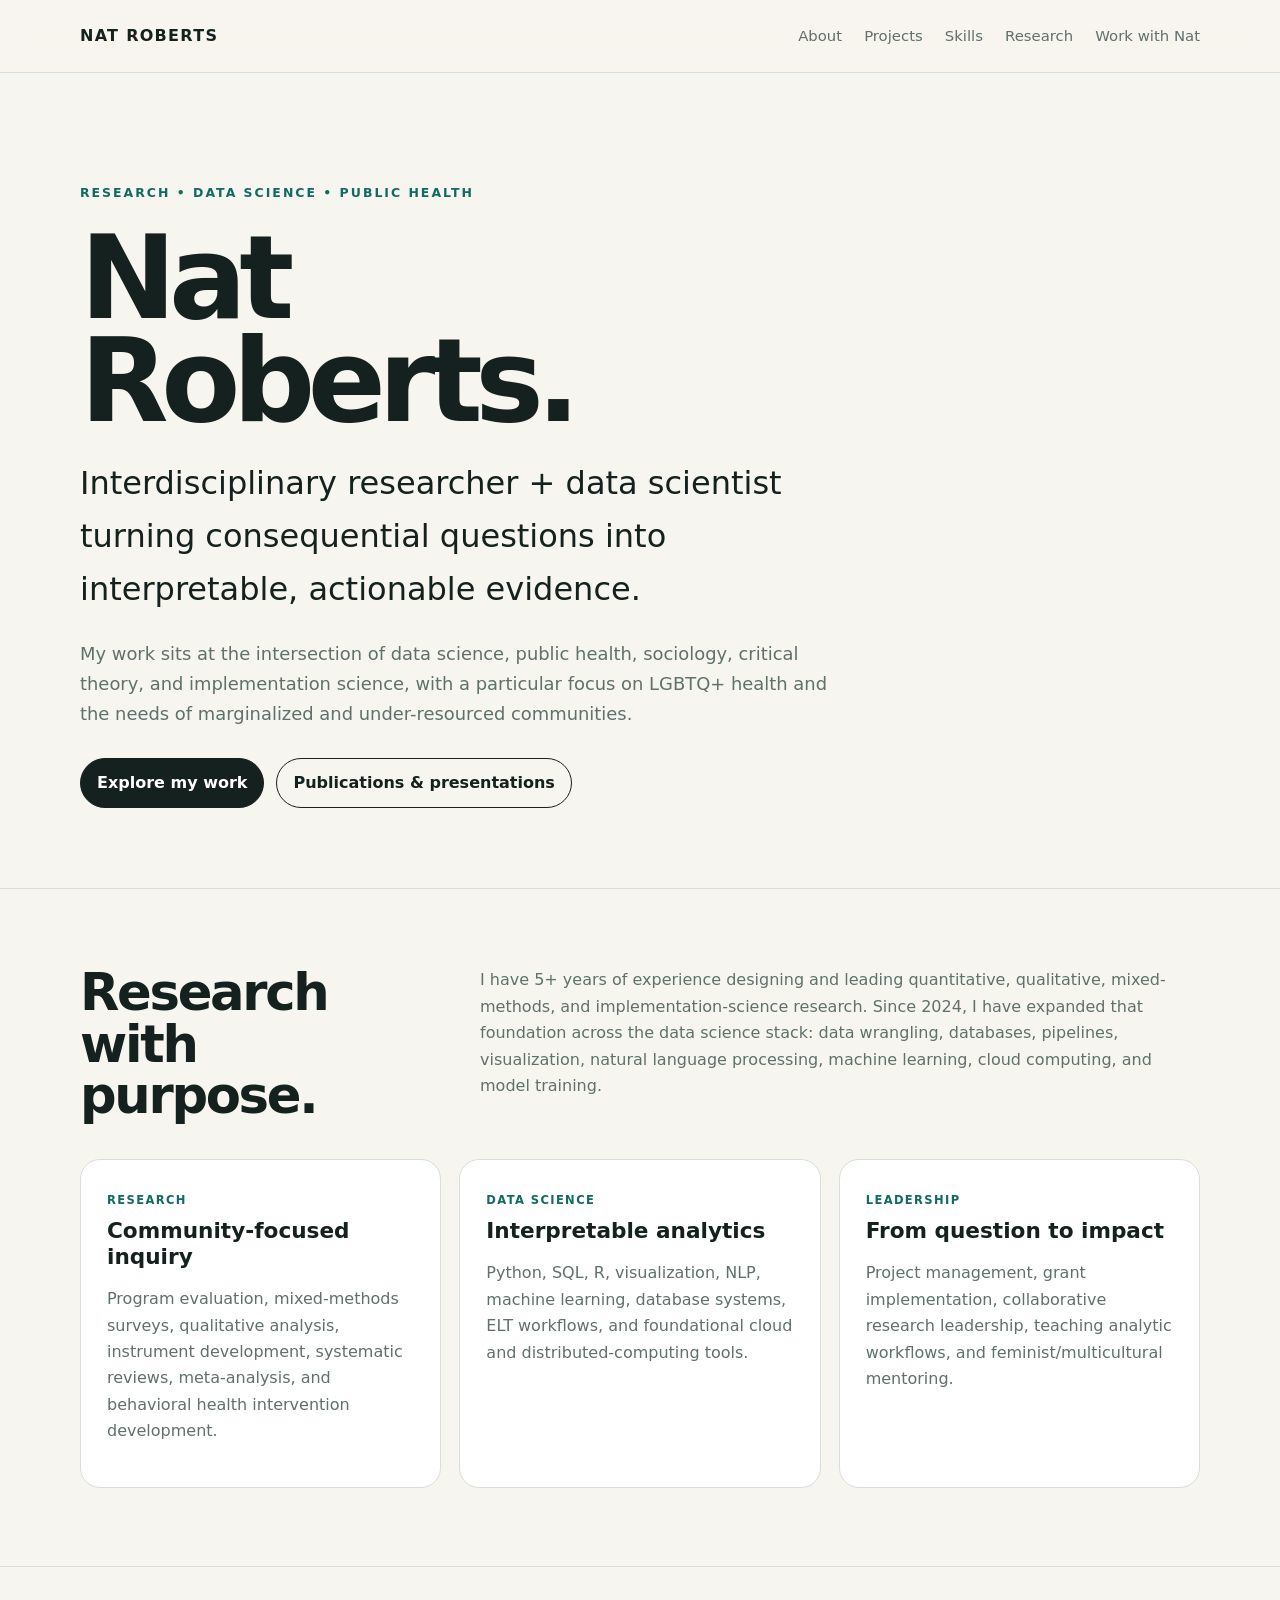
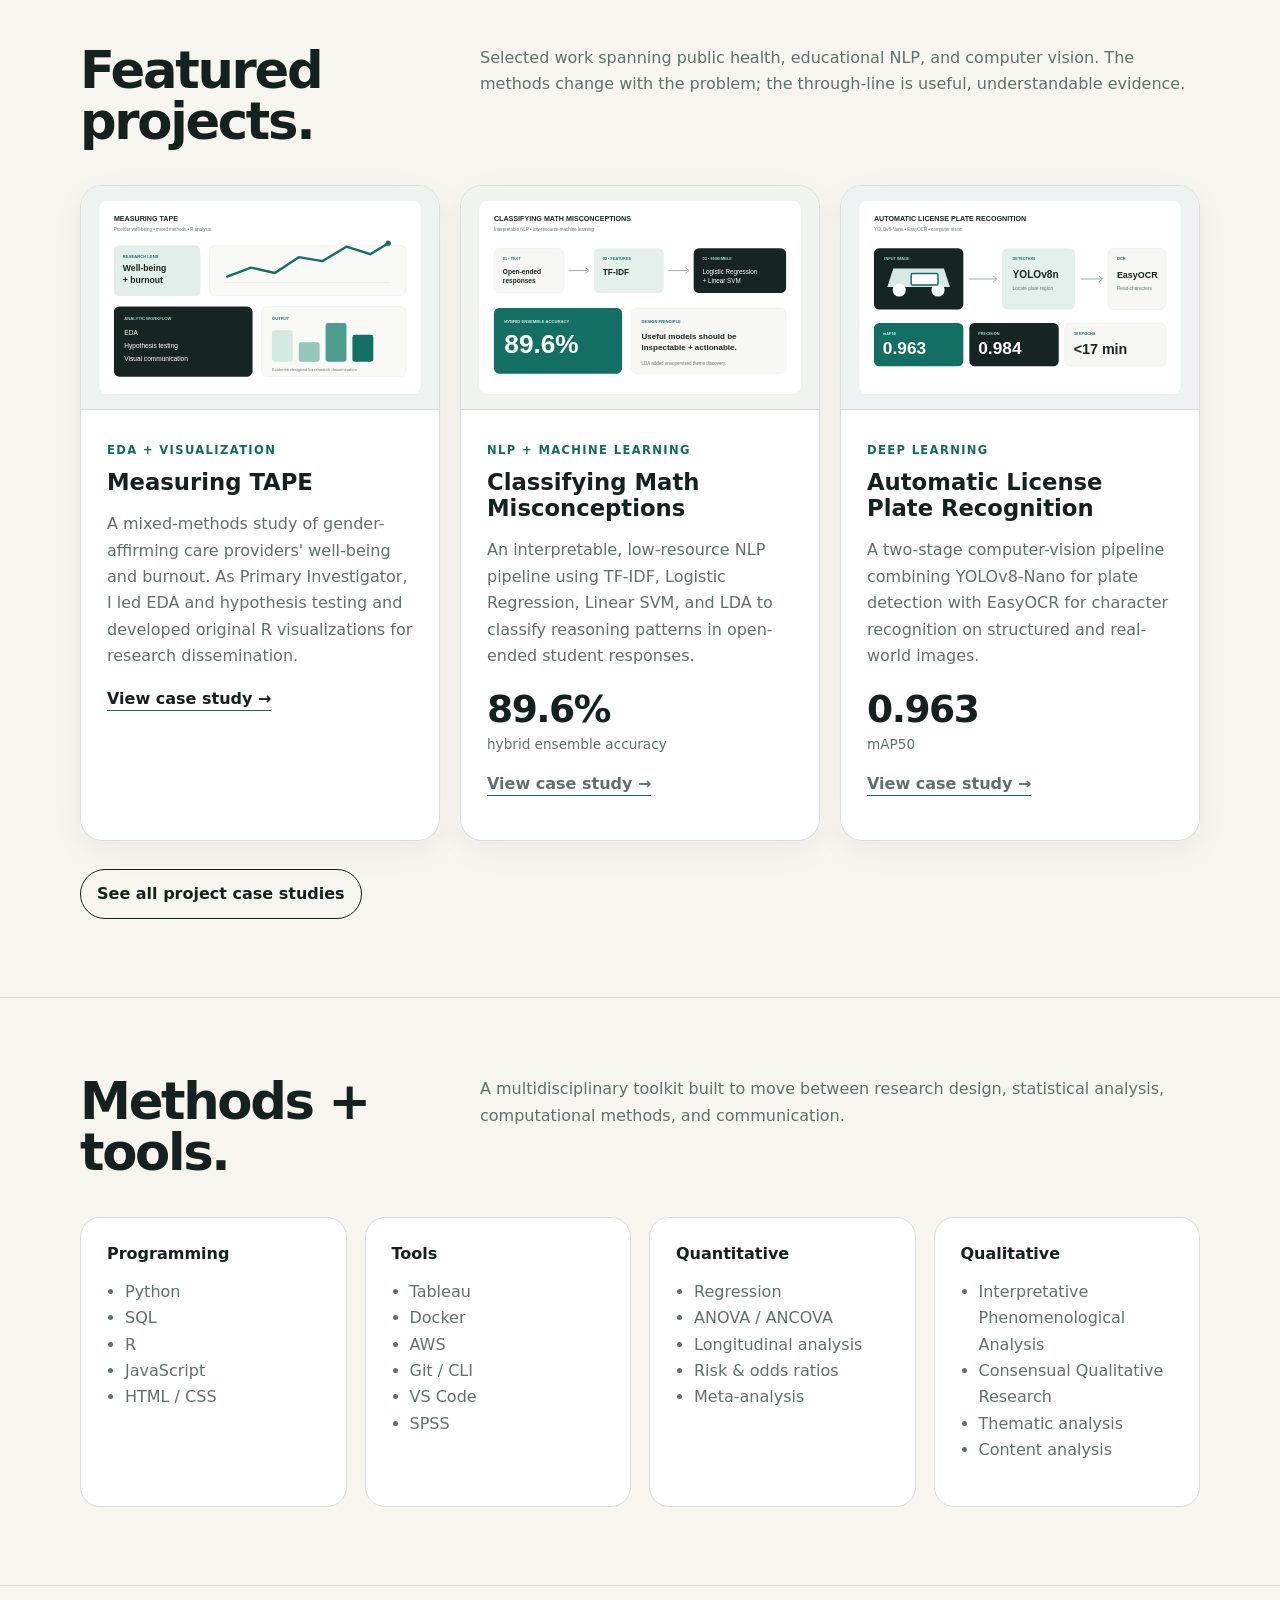
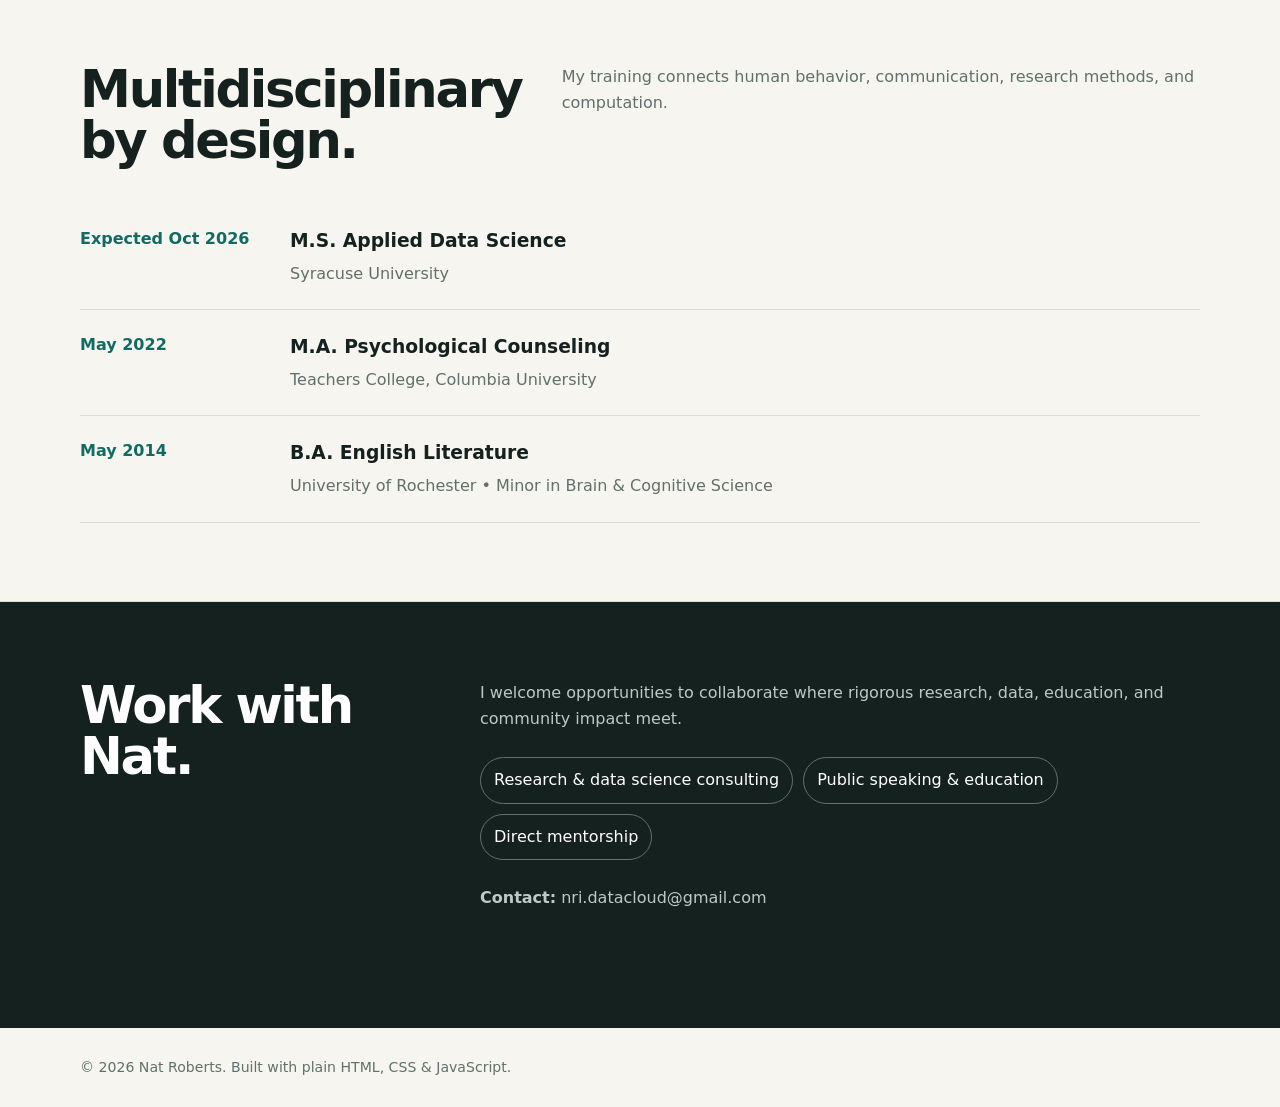
<file: index.html>
<!doctype html><html lang="en"><head><meta charset="utf-8"><meta name="viewport" content="width=device-width,initial-scale=1"><meta name="description" content="Nat Roberts — interdisciplinary researcher and data scientist working across public health, LGBTQ+ health, research methods, and applied data science."><title>Nat Roberts | Researcher + Data Scientist</title><link rel="stylesheet" href="css/style.css"></head><body>
<nav class="nav"><div class="wrap"><a class="brand" href="index.html">NAT ROBERTS</a><button class="menu" aria-label="Open navigation">☰</button><div class="links"><a href="#about">About</a><a href="#projects">Projects</a><a href="#skills">Skills</a><a href="research.html">Research</a><a href="#contact">Work with Nat</a></div></div></nav>
<header class="hero"><div class="wrap"><div class="eyebrow">Research • Data Science • Public Health</div><h1>Nat<br>Roberts.</h1><h2>Interdisciplinary researcher + data scientist turning consequential questions into interpretable, actionable evidence.</h2><p class="lede">My work sits at the intersection of data science, public health, sociology, critical theory, and implementation science, with a particular focus on LGBTQ+ health and the needs of marginalized and under-resourced communities.</p><div class="actions"><a class="button primary" href="#projects">Explore my work</a><a class="button" href="research.html">Publications & presentations</a></div></div></header>
<main><section class="section" id="about"><div class="wrap"><div class="section-head"><h2>Research with purpose.</h2><p>I have 5+ years of experience designing and leading quantitative, qualitative, mixed-methods, and implementation-science research. Since 2024, I have expanded that foundation across the data science stack: data wrangling, databases, pipelines, visualization, natural language processing, machine learning, cloud computing, and model training.</p></div><div class="grid"><div class="card"><span class="tag">Research</span><h3>Community-focused inquiry</h3><p>Program evaluation, mixed-methods surveys, qualitative analysis, instrument development, systematic reviews, meta-analysis, and behavioral health intervention development.</p></div><div class="card"><span class="tag">Data Science</span><h3>Interpretable analytics</h3><p>Python, SQL, R, visualization, NLP, machine learning, database systems, ELT workflows, and foundational cloud and distributed-computing tools.</p></div><div class="card"><span class="tag">Leadership</span><h3>From question to impact</h3><p>Project management, grant implementation, collaborative research leadership, teaching analytic workflows, and feminist/multicultural mentoring.</p></div></div></div></section>
<section class="section" id="projects"><div class="wrap"><div class="section-head"><h2>Featured projects.</h2><p>Selected work spanning public health, educational NLP, and computer vision. The methods change with the problem; the through-line is useful, understandable evidence.</p></div><div class="project-grid"><article class="project-card"><img class="project-image" src="assets/images/projects/tape-dashboard.svg" alt="Abstract research dashboard representing the Measuring TAPE project"><div class="project-copy"><span class="tag">EDA + Visualization</span><h3>Measuring TAPE</h3><p>A mixed-methods study of gender-affirming care providers' well-being and burnout. As Primary Investigator, I led EDA and hypothesis testing and developed original R visualizations for research dissemination.</p><a class="text-link" href="projects.html#tape">View case study →</a></div></article><article class="project-card"><img class="project-image" src="assets/images/projects/math-nlp.svg" alt="Diagram of the interpretable NLP pipeline used to classify math misconceptions"><div class="project-copy"><span class="tag">NLP + Machine Learning</span><h3>Classifying Math Misconceptions</h3><p>An interpretable, low-resource NLP pipeline using TF-IDF, Logistic Regression, Linear SVM, and LDA to classify reasoning patterns in open-ended student responses.</p><div class="metric">89.6%</div><div class="metric-label">hybrid ensemble accuracy</div><p><a class="text-link" href="projects.html#math">View case study →</a></p></div></article><article class="project-card"><img class="project-image" src="assets/images/projects/alpr-pipeline.svg" alt="Diagram of the YOLO and OCR automatic license plate recognition pipeline"><div class="project-copy"><span class="tag">Deep Learning</span><h3>Automatic License Plate Recognition</h3><p>A two-stage computer-vision pipeline combining YOLOv8-Nano for plate detection with EasyOCR for character recognition on structured and real-world images.</p><div class="metric">0.963</div><div class="metric-label">mAP50</div><p><a class="text-link" href="projects.html#alpr">View case study →</a></p></div></article></div><div class="projects-cta"><a class="button" href="projects.html">See all project case studies</a></div></div></section>
<section class="section" id="skills"><div class="wrap"><div class="section-head"><h2>Methods + tools.</h2><p>A multidisciplinary toolkit built to move between research design, statistical analysis, computational methods, and communication.</p></div><div class="skills"><div class="card"><h3>Programming</h3><ul><li>Python</li><li>SQL</li><li>R</li><li>JavaScript</li><li>HTML / CSS</li></ul></div><div class="card"><h3>Tools</h3><ul><li>Tableau</li><li>Docker</li><li>AWS</li><li>Git / CLI</li><li>VS Code</li><li>SPSS</li></ul></div><div class="card"><h3>Quantitative</h3><ul><li>Regression</li><li>ANOVA / ANCOVA</li><li>Longitudinal analysis</li><li>Risk & odds ratios</li><li>Meta-analysis</li></ul></div><div class="card"><h3>Qualitative</h3><ul><li>Interpretative Phenomenological Analysis</li><li>Consensual Qualitative Research</li><li>Thematic analysis</li><li>Content analysis</li></ul></div></div></div></section>
<section class="section" id="education"><div class="wrap"><div class="section-head"><h2>Multidisciplinary by design.</h2><p>My training connects human behavior, communication, research methods, and computation.</p></div><div class="timeline"><article><strong>Expected Oct 2026</strong><div><h3>M.S. Applied Data Science</h3><p>Syracuse University</p></div></article><article><strong>May 2022</strong><div><h3>M.A. Psychological Counseling</h3><p>Teachers College, Columbia University</p></div></article><article><strong>May 2014</strong><div><h3>B.A. English Literature</h3><p>University of Rochester • Minor in Brain & Cognitive Science</p></div></article></div></div></section>
<section class="section contact" id="contact"><div class="wrap"><div class="section-head"><h2>Work with Nat.</h2><div><p>I welcome opportunities to collaborate where rigorous research, data, education, and community impact meet.</p><div class="services"><span class="pill">Research & data science consulting</span><span class="pill">Public speaking & education</span><span class="pill">Direct mentorship</span></div><p><strong>Contact:</strong> nri.datacloud@gmail.com</p></div></div></div></section></main>
<footer class="footer"><div class="wrap">© <span data-year></span> Nat Roberts. Built with plain HTML, CSS & JavaScript.</div></footer><script src="js/main.js"></script></body></html>
</file>
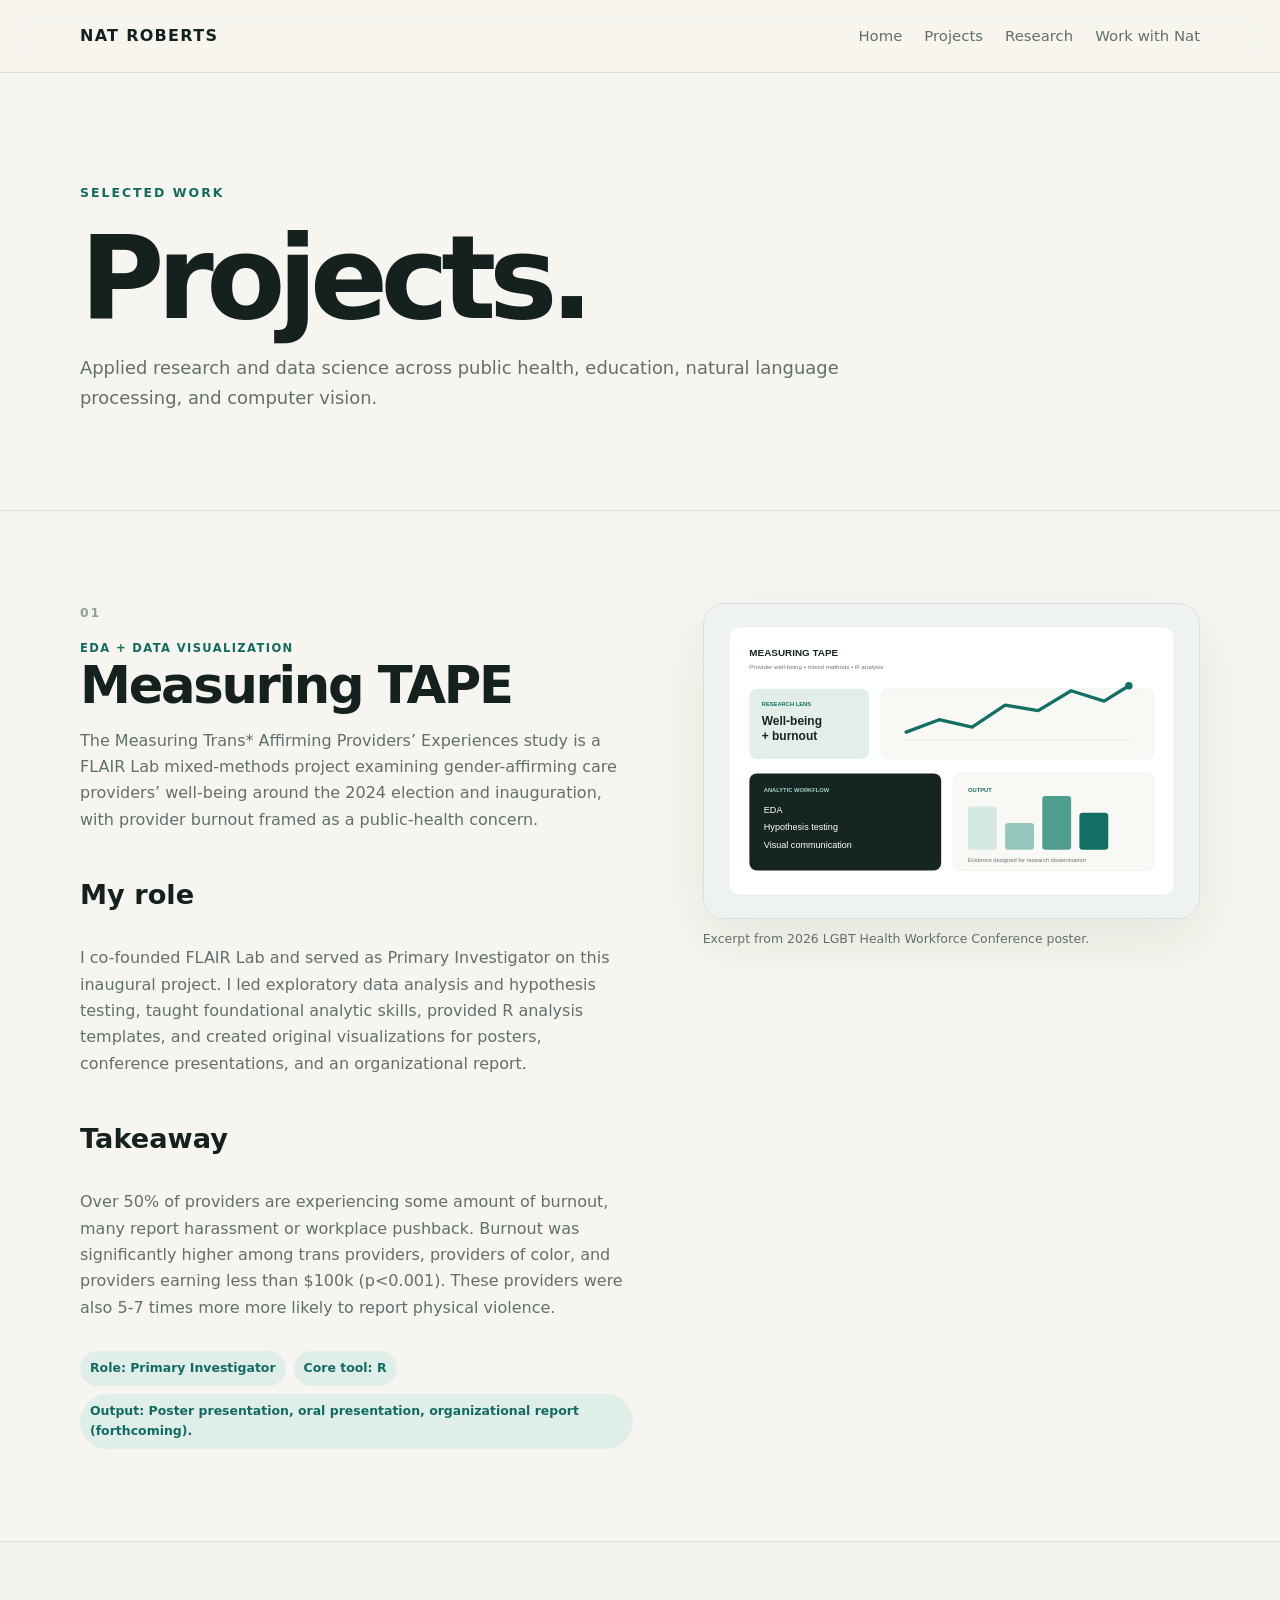
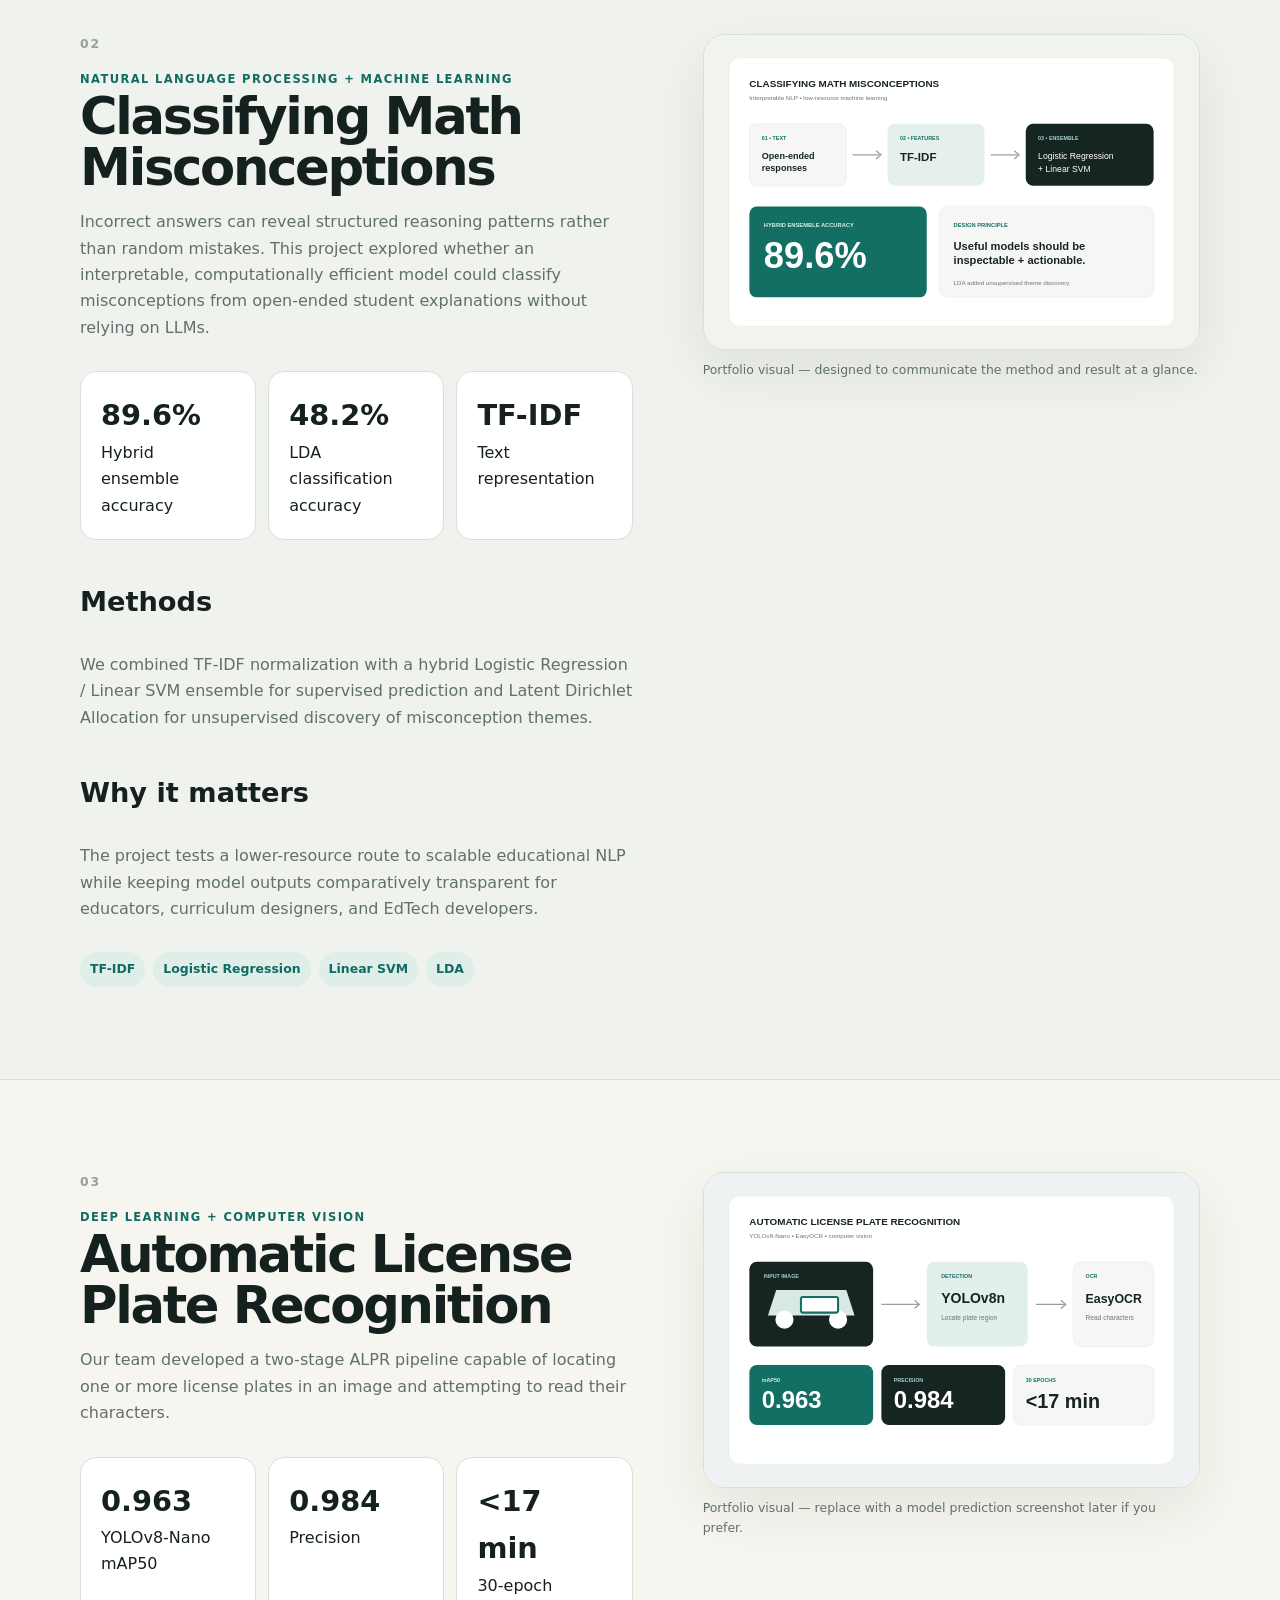
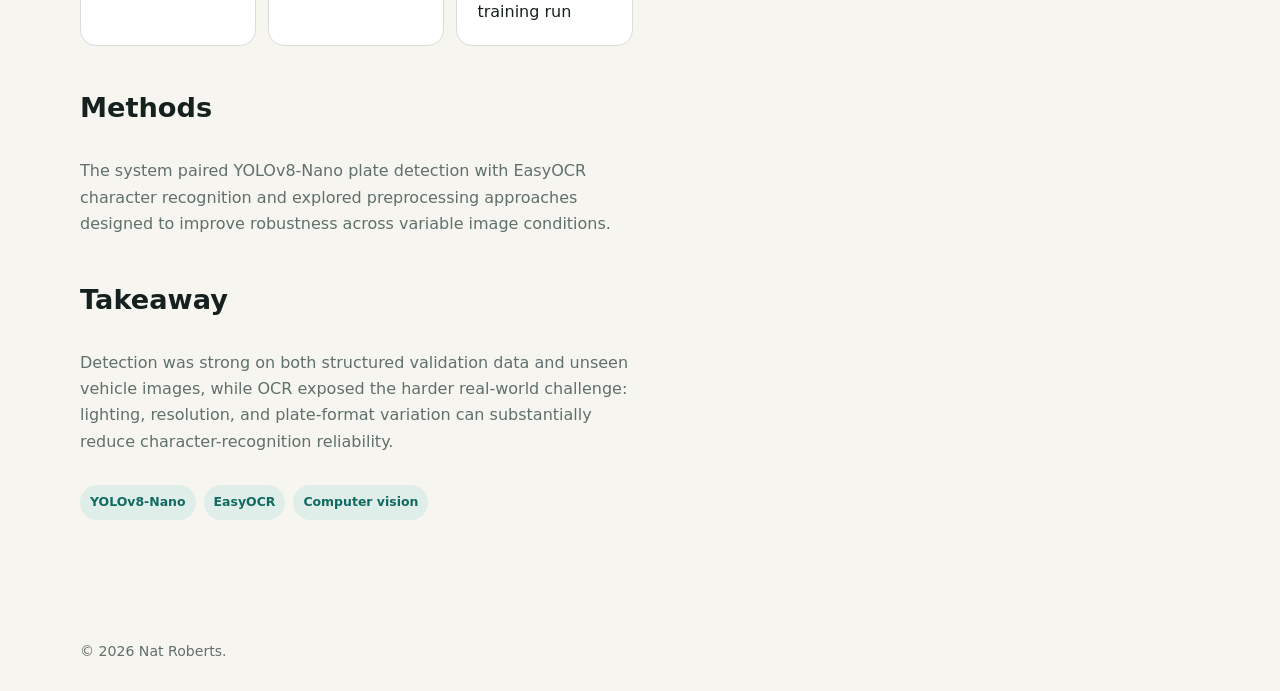
<file: projects.html>
<!doctype html><html lang="en"><head><meta charset="utf-8"><meta name="viewport" content="width=device-width,initial-scale=1"><title>Projects | Nat Roberts</title><link rel="stylesheet" href="css/style.css"></head><body><nav class="nav"><div class="wrap"><a class="brand" href="index.html">NAT ROBERTS</a><button class="menu">☰</button><div class="links"><a href="index.html">Home</a><a href="projects.html">Projects</a><a href="research.html">Research</a><a href="index.html#contact">Work with Nat</a></div></div></nav><header class="hero"><div class="wrap"><div class="eyebrow">Selected work</div><h1>Projects.</h1><p class="lede">Applied research and data science across public health, education, natural language processing, and computer vision.</p></div></header><main>
<section class="section case-study" id="tape"><div class="wrap"><div class="case-grid"><div class="project-detail"><span class="case-number">01</span><span class="tag">EDA + Data Visualization</span><h2>Measuring TAPE</h2><p>The Measuring Trans* Affirming Providers’ Experiences study is a FLAIR Lab mixed-methods project examining gender-affirming care providers’ well-being around the 2024 election and inauguration, with provider burnout framed as a public-health concern.</p><h3>My role</h3><p>I co-founded FLAIR Lab and served as Primary Investigator on this inaugural project. I led exploratory data analysis and hypothesis testing, taught foundational analytic skills, provided R analysis templates, and created original visualizations for posters, conference presentations, and an organizational report.</p><h3>Takeaway</h3><p>Over 50% of providers are experiencing some amount of burnout, many report harassment or workplace pushback. Burnout was significantly higher among trans providers, providers of color, and providers earning less than $100k (p<0.001). These providers were also 5-7 times more more likely to report physical violence.</p><div class="case-meta"><span>Role: Primary Investigator</span><span>Core tool: R</span><span>Output: Poster presentation, oral presentation, organizational report (forthcoming). </span></div></div><figure class="case-visual"><img src="assets/images/projects/tape-dashboard.svg" alt="Graphs of sample demographics from Measuring TAPE."><figcaption>Excerpt from 2026 LGBT Health Workforce Conference poster.</figcaption></figure></div></div></section>
<section class="section case-study" id="math"><div class="wrap"><div class="case-grid"><div class="project-detail"><span class="case-number">02</span><span class="tag">Natural Language Processing + Machine Learning</span><h2>Classifying Math Misconceptions</h2><p>Incorrect answers can reveal structured reasoning patterns rather than random mistakes. This project explored whether an interpretable, computationally efficient model could classify misconceptions from open-ended student explanations without relying on LLMs.</p><div class="statrow"><div class="stat"><b>89.6%</b>Hybrid ensemble accuracy</div><div class="stat"><b>48.2%</b>LDA classification accuracy</div><div class="stat"><b>TF-IDF</b>Text representation</div></div><h3>Methods</h3><p>We combined TF-IDF normalization with a hybrid Logistic Regression / Linear SVM ensemble for supervised prediction and Latent Dirichlet Allocation for unsupervised discovery of misconception themes.</p><h3>Why it matters</h3><p>The project tests a lower-resource route to scalable educational NLP while keeping model outputs comparatively transparent for educators, curriculum designers, and EdTech developers.</p><div class="case-meta"><span>TF-IDF</span><span>Logistic Regression</span><span>Linear SVM</span><span>LDA</span></div></div><figure class="case-visual"><img src="assets/images/projects/math-nlp.svg" alt="Diagram of the NLP pipeline and 89.6 percent ensemble accuracy"><figcaption>Portfolio visual — designed to communicate the method and result at a glance.</figcaption></figure></div></div></section>
<section class="section case-study" id="alpr"><div class="wrap"><div class="case-grid"><div class="project-detail"><span class="case-number">03</span><span class="tag">Deep Learning + Computer Vision</span><h2>Automatic License Plate Recognition</h2><p>Our team developed a two-stage ALPR pipeline capable of locating one or more license plates in an image and attempting to read their characters.</p><div class="statrow"><div class="stat"><b>0.963</b>YOLOv8-Nano mAP50</div><div class="stat"><b>0.984</b>Precision</div><div class="stat"><b>&lt;17 min</b>30-epoch training run</div></div><h3>Methods</h3><p>The system paired YOLOv8-Nano plate detection with EasyOCR character recognition and explored preprocessing approaches designed to improve robustness across variable image conditions.</p><h3>Takeaway</h3><p>Detection was strong on both structured validation data and unseen vehicle images, while OCR exposed the harder real-world challenge: lighting, resolution, and plate-format variation can substantially reduce character-recognition reliability.</p><div class="case-meta"><span>YOLOv8-Nano</span><span>EasyOCR</span><span>Computer vision</span></div></div><figure class="case-visual"><img src="assets/images/projects/alpr-pipeline.svg" alt="Diagram of the YOLOv8-Nano and EasyOCR ALPR pipeline"><figcaption>Portfolio visual — replace with a model prediction screenshot later if you prefer.</figcaption></figure></div></div></section></main><footer class="footer"><div class="wrap">© <span data-year></span> Nat Roberts.</div></footer><script src="js/main.js"></script></body></html>
</file>
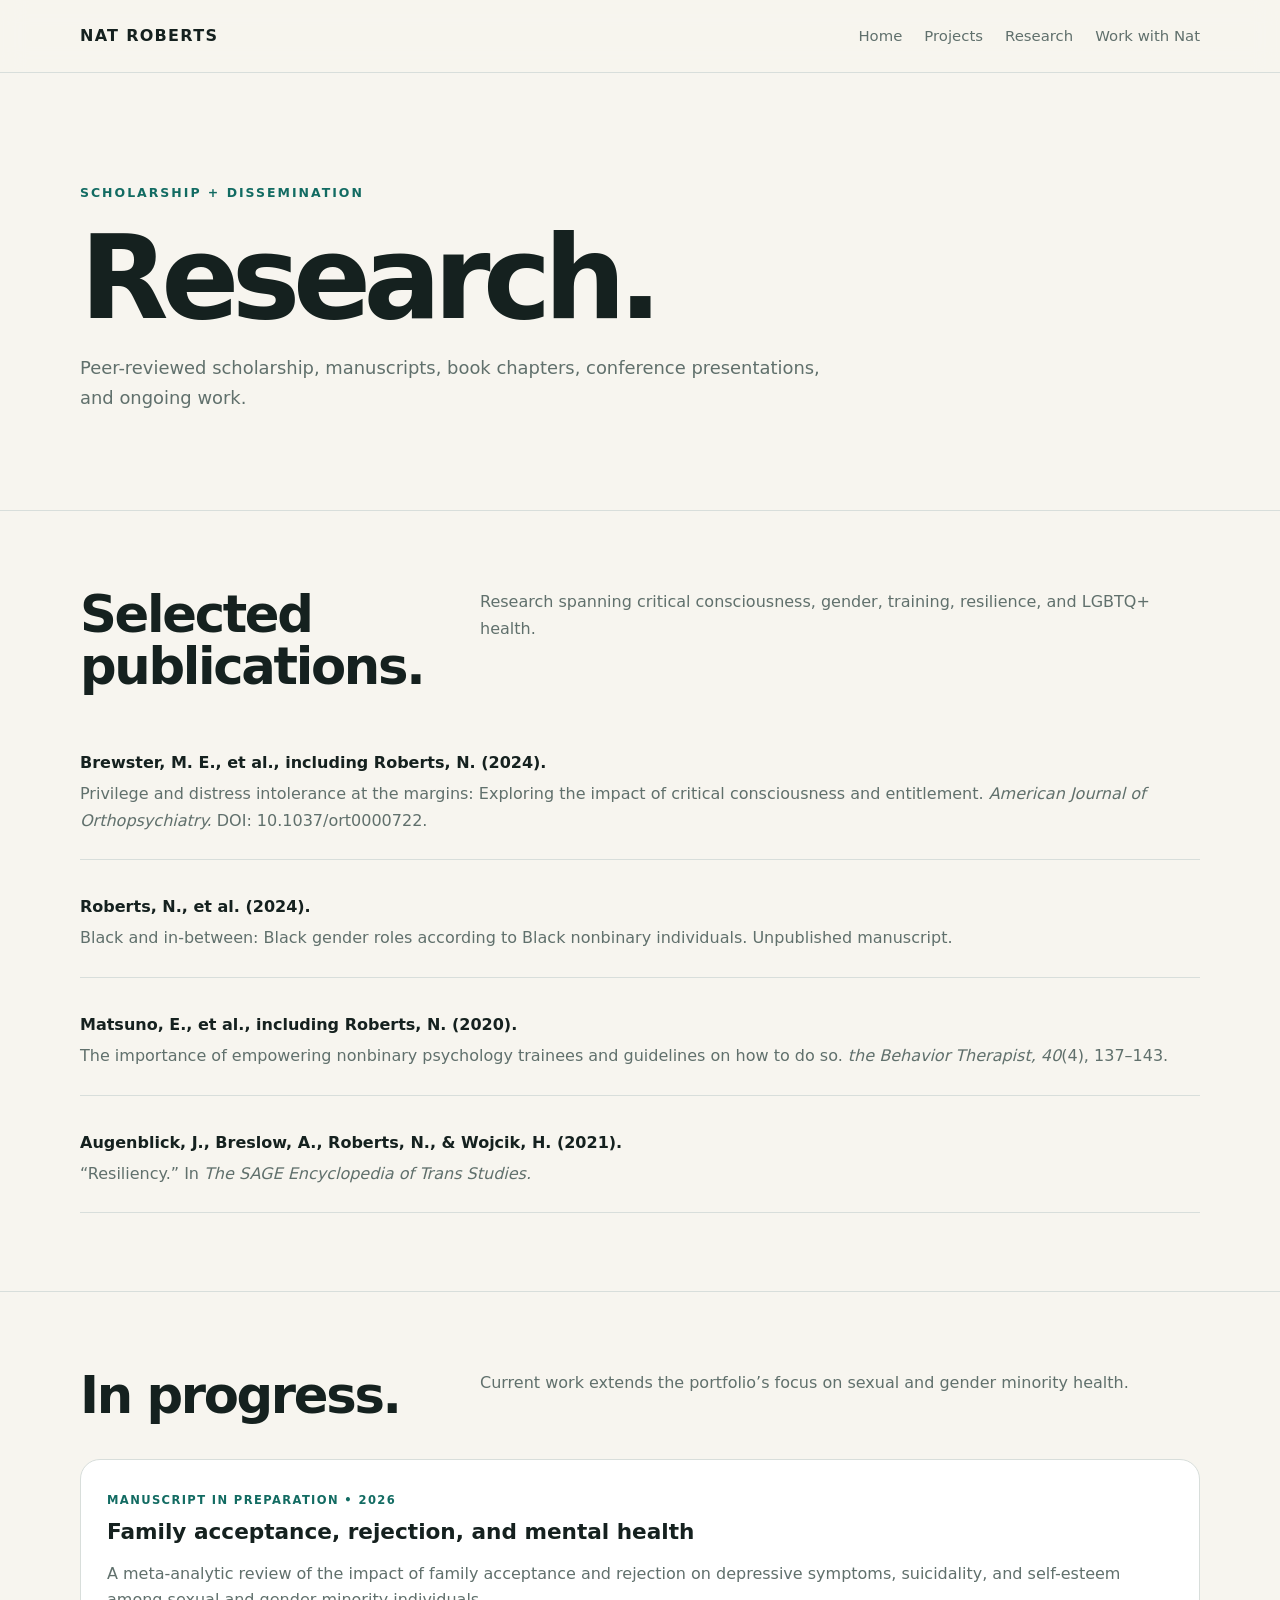
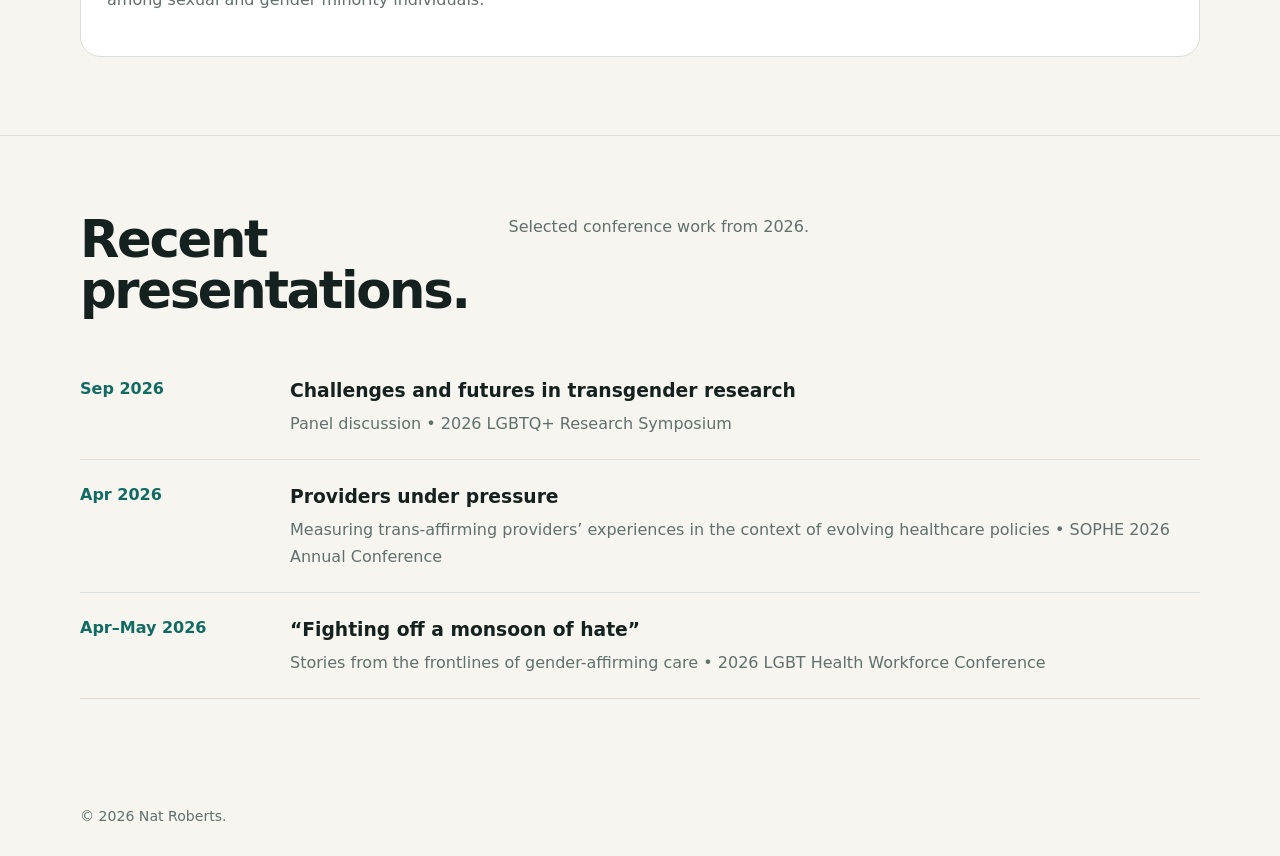
<file: research.html>
<!doctype html><html lang="en"><head><meta charset="utf-8"><meta name="viewport" content="width=device-width,initial-scale=1"><title>Research | Nat Roberts</title><link rel="stylesheet" href="css/style.css"></head><body><nav class="nav"><div class="wrap"><a class="brand" href="index.html">NAT ROBERTS</a><button class="menu">☰</button><div class="links"><a href="index.html">Home</a><a href="projects.html">Projects</a><a href="research.html">Research</a><a href="index.html#contact">Work with Nat</a></div></div></nav><header class="hero"><div class="wrap"><div class="eyebrow">Scholarship + dissemination</div><h1>Research.</h1><p class="lede">Peer-reviewed scholarship, manuscripts, book chapters, conference presentations, and ongoing work.</p></div></header><main><section class="section"><div class="wrap"><div class="section-head"><h2>Selected publications.</h2><p>Research spanning critical consciousness, gender, training, resilience, and LGBTQ+ health.</p></div><div class="pubs"><article class="pub"><strong>Brewster, M. E., et al., including Roberts, N. (2024).</strong><p>Privilege and distress intolerance at the margins: Exploring the impact of critical consciousness and entitlement. <em>American Journal of Orthopsychiatry.</em> DOI: 10.1037/ort0000722.</p></article><article class="pub"><strong>Roberts, N., et al. (2024).</strong><p>Black and in-between: Black gender roles according to Black nonbinary individuals. Unpublished manuscript.</p></article><article class="pub"><strong>Matsuno, E., et al., including Roberts, N. (2020).</strong><p>The importance of empowering nonbinary psychology trainees and guidelines on how to do so. <em>the Behavior Therapist, 40</em>(4), 137–143.</p></article><article class="pub"><strong>Augenblick, J., Breslow, A., Roberts, N., & Wojcik, H. (2021).</strong><p>“Resiliency.” In <em>The SAGE Encyclopedia of Trans Studies.</em></p></article></div></div></section><section class="section"><div class="wrap"><div class="section-head"><h2>In progress.</h2><p>Current work extends the portfolio’s focus on sexual and gender minority health.</p></div><div class="card"><span class="tag">Manuscript in preparation • 2026</span><h3>Family acceptance, rejection, and mental health</h3><p>A meta-analytic review of the impact of family acceptance and rejection on depressive symptoms, suicidality, and self-esteem among sexual and gender minority individuals.</p></div></div></section><section class="section"><div class="wrap"><div class="section-head"><h2>Recent presentations.</h2><p>Selected conference work from 2026.</p></div><div class="timeline"><article><strong>Sep 2026</strong><div><h3>Challenges and futures in transgender research</h3><p>Panel discussion • 2026 LGBTQ+ Research Symposium</p></div></article><article><strong>Apr 2026</strong><div><h3>Providers under pressure</h3><p>Measuring trans-affirming providers’ experiences in the context of evolving healthcare policies • SOPHE 2026 Annual Conference</p></div></article><article><strong>Apr–May 2026</strong><div><h3>“Fighting off a monsoon of hate”</h3><p>Stories from the frontlines of gender-affirming care • 2026 LGBT Health Workforce Conference</p></div></article></div></div></section></main><footer class="footer"><div class="wrap">© <span data-year></span> Nat Roberts.</div></footer><script src="js/main.js"></script></body></html>
</file>
<file: css/style.css>
:root{--ink:#15211f;--muted:#60706c;--paper:#f7f5ef;--card:#fff;--accent:#126b62;--accent2:#dfeee9;--line:#d8dedb;--max:1120px}*{box-sizing:border-box}html{scroll-behavior:smooth}body{margin:0;background:var(--paper);color:var(--ink);font:16px/1.65 system-ui,-apple-system,BlinkMacSystemFont,"Segoe UI",sans-serif}a{color:inherit}img{max-width:100%}.wrap{width:min(calc(100% - 40px),var(--max));margin:auto}.nav{position:sticky;top:0;z-index:10;background:rgba(247,245,239,.94);backdrop-filter:blur(12px);border-bottom:1px solid var(--line)}.nav .wrap{height:72px;display:flex;align-items:center;justify-content:space-between}.brand{text-decoration:none;font-weight:800;letter-spacing:.08em}.links{display:flex;gap:22px}.links a{text-decoration:none;color:var(--muted);font-size:.93rem}.links a:hover{color:var(--accent)}.hero{padding:110px 0 80px}.eyebrow{color:var(--accent);font-size:.78rem;font-weight:800;text-transform:uppercase;letter-spacing:.16em}.hero h1{font-size:clamp(3.3rem,9vw,7.6rem);line-height:.9;letter-spacing:-.065em;margin:.2em 0}.hero h2{font-size:clamp(1.3rem,3vw,2rem);font-weight:500;max-width:800px;margin:0 0 24px}.lede{max-width:760px;color:var(--muted);font-size:1.12rem}.actions{display:flex;gap:12px;flex-wrap:wrap;margin-top:30px}.button{display:inline-block;text-decoration:none;border:1px solid var(--ink);padding:11px 16px;border-radius:999px;font-weight:700}.button.primary{background:var(--ink);color:white}.section{padding:78px 0;border-top:1px solid var(--line)}.section-head{display:grid;grid-template-columns:1fr 2fr;gap:40px;margin-bottom:38px}.section h2{font-size:clamp(2rem,4vw,3.5rem);letter-spacing:-.045em;line-height:1;margin:0}.section-head p{margin:0;color:var(--muted);max-width:720px}.grid{display:grid;grid-template-columns:repeat(3,1fr);gap:18px}.card{background:var(--card);border:1px solid var(--line);border-radius:20px;padding:26px}.card h3{margin:6px 0 10px;font-size:1.35rem;line-height:1.2}.card p{color:var(--muted)}.tag{font-size:.72rem;text-transform:uppercase;letter-spacing:.12em;color:var(--accent);font-weight:800}.metric{font-size:2.35rem;line-height:1;font-weight:800;letter-spacing:-.04em;margin:22px 0 4px}.metric-label{color:var(--muted);font-size:.85rem}.skills{display:grid;grid-template-columns:repeat(4,1fr);gap:18px}.skills h3{font-size:1rem;margin-top:0}.skills ul{padding-left:18px;color:var(--muted)}.timeline{display:grid;gap:0}.timeline article{display:grid;grid-template-columns:180px 1fr;gap:30px;padding:22px 0;border-bottom:1px solid var(--line)}.timeline strong{color:var(--accent)}.timeline h3{margin:0 0 4px}.timeline p{margin:0;color:var(--muted)}.pubs{display:grid;gap:14px}.pub{padding:20px 0;border-bottom:1px solid var(--line)}.pub p{margin:5px 0;color:var(--muted)}.contact{background:var(--ink);color:#fff}.contact .section-head p,.contact p{color:#bdc9c6}.services{display:flex;flex-wrap:wrap;gap:10px;margin:25px 0}.pill{border:1px solid #63706d;border-radius:999px;padding:9px 13px}.footer{padding:28px 0;color:var(--muted);font-size:.88rem}.project-detail{max-width:800px}.project-detail h3{font-size:1.7rem;margin-top:40px}.project-detail p{color:var(--muted)}.statrow{display:grid;grid-template-columns:repeat(3,1fr);gap:12px;margin:30px 0}.stat{background:white;border:1px solid var(--line);border-radius:16px;padding:20px}.stat b{display:block;font-size:1.8rem}.menu{display:none;background:none;border:0;font-size:1.5rem}@media(max-width:780px){.links{display:none;position:absolute;top:72px;left:0;right:0;background:var(--paper);padding:20px;flex-direction:column;border-bottom:1px solid var(--line)}.links.open{display:flex}.menu{display:block}.hero{padding-top:75px}.section-head{grid-template-columns:1fr}.grid,.skills{grid-template-columns:1fr}.timeline article{grid-template-columns:1fr;gap:5px}.statrow{grid-template-columns:1fr}}

/* Modern consulting portfolio additions */
.project-grid{display:grid;grid-template-columns:repeat(3,1fr);gap:20px}.project-card{overflow:hidden;background:var(--card);border:1px solid var(--line);border-radius:22px;box-shadow:0 10px 35px rgba(21,33,31,.045);transition:transform .2s ease,box-shadow .2s ease}.project-card:hover{transform:translateY(-4px);box-shadow:0 18px 45px rgba(21,33,31,.08)}.project-image{display:block;width:100%;aspect-ratio:16/10;object-fit:cover;border-bottom:1px solid var(--line)}.project-copy{padding:26px}.project-copy h3{margin:7px 0 10px;font-size:1.42rem;line-height:1.15}.project-copy p{color:var(--muted)}.text-link{font-weight:800;text-decoration:none;border-bottom:1px solid var(--accent);padding-bottom:2px}.projects-cta{margin-top:28px}.case-study{padding:92px 0}.case-study:nth-of-type(even){background:#f0f2ed}.case-grid{display:grid;grid-template-columns:minmax(0,1fr) minmax(420px,.9fr);gap:70px;align-items:start}.case-number{display:block;font-size:.78rem;font-weight:900;letter-spacing:.15em;color:#94a19d;margin-bottom:10px}.case-visual{margin:0;position:sticky;top:105px}.case-visual img{display:block;width:100%;border:1px solid var(--line);border-radius:22px;box-shadow:0 22px 60px rgba(21,33,31,.08)}.case-visual figcaption{font-size:.78rem;color:var(--muted);margin-top:10px}.case-meta{display:flex;flex-wrap:wrap;gap:8px;margin-top:30px}.case-meta span{font-size:.78rem;font-weight:700;padding:7px 10px;background:var(--accent2);border-radius:999px;color:var(--accent)}
@media(max-width:900px){.project-grid{grid-template-columns:1fr}.case-grid{grid-template-columns:1fr;gap:35px}.case-visual{position:static}.project-image{aspect-ratio:16/9}}
</file>
